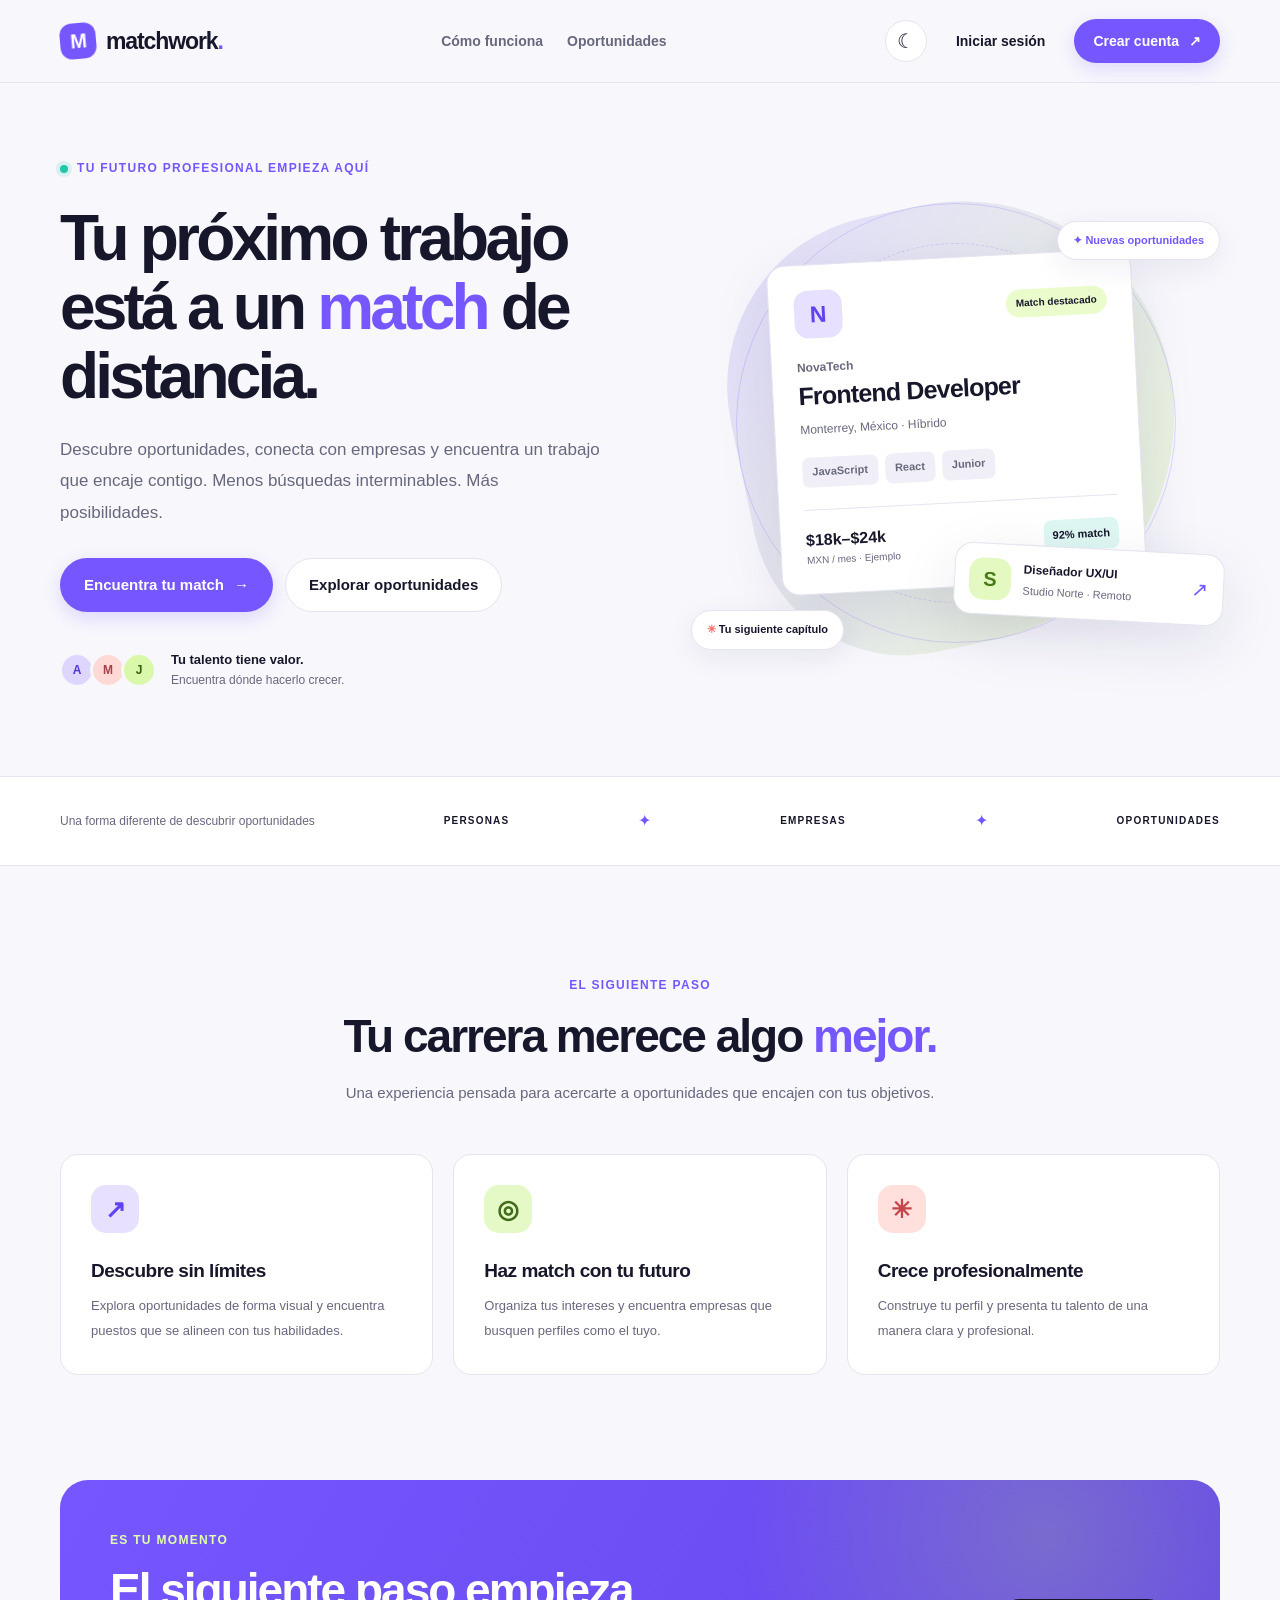
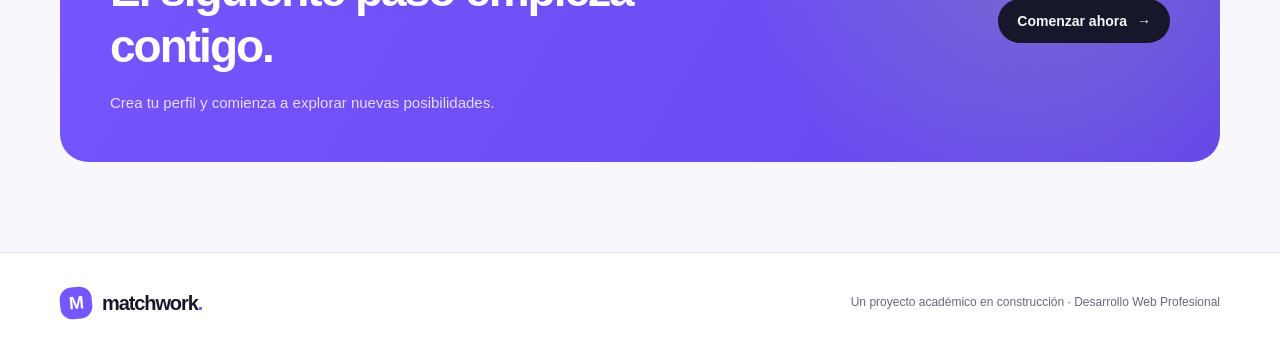
<file: index.html>
<!DOCTYPE html>
<html lang="es" data-theme="light">
<head>
  <meta charset="UTF-8">
  <meta name="viewport" content="width=device-width, initial-scale=1.0">
  <meta name="theme-color" content="#f7f7fc">
  <meta name="description" content="Descubre oportunidades laborales y encuentra tu próximo match profesional con Matchwork.">
  <title>Matchwork — Tu próximo match profesional</title>

  <script>
    (() => {
      const savedTheme = localStorage.getItem('matchwork-theme');
      const systemDark = window.matchMedia('(prefers-color-scheme: dark)').matches;
      const theme = savedTheme === 'dark' || savedTheme === 'light'
        ? savedTheme
        : (systemDark ? 'dark' : 'light');

      document.documentElement.dataset.theme = theme;
    })();
  </script>

  <link rel="stylesheet" href="css/styles.css">
  <script src="js/theme.js" defer></script>
</head>

<body>

  <header class="site-header">
    
    <nav class="navbar container" aria-label="Navegación principal">
      <a class="brand" href="index.html" aria-label="Matchwork, página principal">
        <span class="brand-mark" aria-hidden="true">M</span>
        <span>matchwork<span class="brand-dot">.</span></span>
      </a>

      <div class="nav-links">
        <a href="#como-funciona">Cómo funciona</a>
        <a href="#oportunidades">Oportunidades</a>
      </div>

      <div class="nav-actions">
        <button class="theme-toggle" id="themeToggle" type="button"
          aria-label="Cambiar tema" title="Cambiar tema">
          <span id="themeIcon" aria-hidden="true">☾</span>
        </button>
        <a class="button button-ghost nav-login" href="login.html">Iniciar sesión</a>
        <a class="button button-primary nav-register" href="register.html">Crear cuenta <span aria-hidden="true">↗</span></a>
      </div>

    </nav>

  </header>

  <main>
    <section class="hero container" id="como-funciona">
      <div class="hero-copy">
        <span class="eyebrow"><span class="status-dot"></span> Tu futuro profesional empieza aquí</span>

        <h1>Tu próximo trabajo está a un <span class="highlight">match</span> de distancia.</h1>

        <p class="hero-description">
          Descubre oportunidades, conecta con empresas y encuentra un trabajo
          que encaje contigo. Menos búsquedas interminables. Más posibilidades.
        </p>

        <div class="hero-actions">
          <a class="button button-primary button-large" href="register.html">
            Encuentra tu match <span aria-hidden="true">→</span>
          </a>
          <a class="button button-secondary button-large" href="#oportunidades">
            Explorar oportunidades
          </a>
        </div>

        <div class="hero-note">
          <span class="avatar-stack" aria-hidden="true">
            <span class="avatar avatar-purple">A</span>
            <span class="avatar avatar-coral">M</span>
            <span class="avatar avatar-green">J</span>
          </span>
          <p><strong>Tu talento tiene valor.</strong><br>Encuentra dónde hacerlo crecer.</p>
        </div>

      </div>

      <div class="hero-visual" aria-label="Vista previa de oportunidades laborales">
        <div class="visual-orbit orbit-one"></div>
        <div class="visual-orbit orbit-two"></div>
        <div class="floating-label floating-label-top">✦ Nuevas oportunidades</div>

        <article class="job-card featured-card">
          <div class="job-card-top">
            <div class="company-logo company-violet">N</div>
            <span class="job-badge">Match destacado</span>
          </div>

          <p class="company-name">NovaTech</p>
          <h2>Frontend Developer</h2>
          <p class="job-location">Monterrey, México · Híbrido</p>
          <div class="job-tags">
            <span>JavaScript</span>
            <span>React</span>
            <span>Junior</span>
          </div>

          <div class="job-card-footer">
            <div><strong>$18k–$24k</strong><span>MXN / mes · Ejemplo</span></div>
            <span class="match-score">92% match</span>
          </div>

        </article>

        <article class="job-card mini-card">
          <div class="company-logo company-green">S</div>
          <div>
            <strong>Diseñador UX/UI</strong>
            <p>Studio Norte · Remoto</p>
          </div>
          <span class="mini-arrow" aria-hidden="true">↗</span>
        </article>

        <div class="floating-label floating-label-bottom"><span aria-hidden="true">✳</span> Tu siguiente capítulo</div>
      </div>

    </section>

    <section class="trust-strip">

      <div class="container trust-content">
        <p>Una forma diferente de descubrir oportunidades</p>
        <span>PERSONAS</span>
        <span class="trust-separator">✦</span>
        <span>EMPRESAS</span>
        <span class="trust-separator">✦</span>
        <span>OPORTUNIDADES</span>
      </div>
      
    </section>

    <section class="features-section container" id="oportunidades">
      <div class="section-heading">
        <span class="eyebrow">EL SIGUIENTE PASO</span>
        <h2>Tu carrera merece algo <span class="highlight">mejor.</span></h2>
        <p>Una experiencia pensada para acercarte a oportunidades que encajen con tus objetivos.</p>
      </div>

      <div class="feature-grid">
        <article class="feature-card feature-card-purple">
          <span class="feature-icon" aria-hidden="true">↗</span>
          <h3>Descubre sin límites</h3>
          <p>Explora oportunidades de forma visual y encuentra puestos que se alineen con tus habilidades.</p>
        </article>

        <article class="feature-card feature-card-green">
          <span class="feature-icon" aria-hidden="true">◎</span>
          <h3>Haz match con tu futuro</h3>
          <p>Organiza tus intereses y encuentra empresas que busquen perfiles como el tuyo.</p>
        </article>

        <article class="feature-card feature-card-coral">
          <span class="feature-icon" aria-hidden="true">✳</span>
          <h3>Crece profesionalmente</h3>
          <p>Construye tu perfil y presenta tu talento de una manera clara y profesional.</p>
        </article>

      </div>

    </section>

    <section class="final-cta container">

      <div>
        <span class="eyebrow">ES TU MOMENTO</span>
        <h2>El siguiente paso empieza contigo.</h2>
        <p>Crea tu perfil y comienza a explorar nuevas posibilidades.</p>
      </div>

      <a class="button button-dark" href="register.html">Comenzar ahora <span aria-hidden="true">→</span></a>

    </section>

  </main>

  <footer class="site-footer">

    <div class="container footer-content">
      <a class="brand" href="index.html">
        <span class="brand-mark" aria-hidden="true">M</span>
        <span>matchwork<span class="brand-dot">.</span></span>
      </a>
      <p>Un proyecto académico en construcción · Desarrollo Web Profesional</p>
    </div>

  </footer>

</body>

</html>
</file>
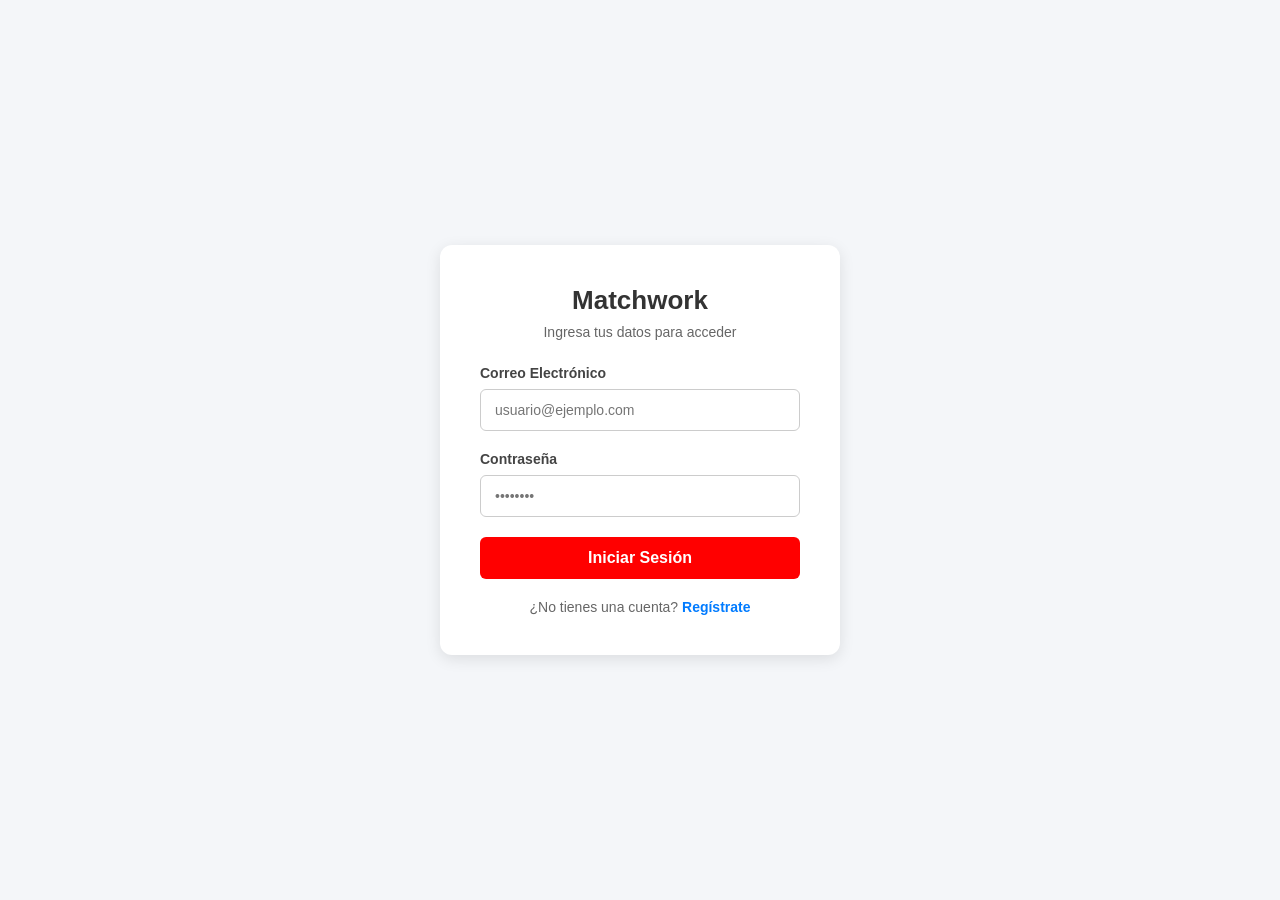
<file: inicio de sesion.html>
<!DOCTYPE html>
<html lang="es">
<head>
  <meta charset="UTF-8">
  <meta name="viewport" content="width=device-width, initial-scale=1.0">
  <title>Iniciar Sesión - Matchwork</title>
  <style>
    * {
      box-sizing: border-box;
      margin: 0;
      padding: 0;
      font-family: 'Segoe UI', Tahoma, Geneva, Verdana, sans-serif;
    }

    body {
      background-color: #f4f6f9;
      display: flex;
      justify-content: center;
      align-items: center;
      min-height: 100vh;
    }

    .login-container {
      background-color: #ffffff;
      padding: 40px;
      border-radius: 12px;
      box-shadow: 0 4px 15px rgba(0, 0, 0, 0.1);
      width: 100%;
      max-width: 400px;
    }

    .login-header {
      text-align: center;
      margin-bottom: 25px;
    }

    .login-header h2 {
      color: #333;
      font-size: 26px;
      margin-bottom: 8px;
    }

    .login-header p {
      color: #666;
      font-size: 14px;
    }

    .form-group {
      margin-bottom: 20px;
    }

    .form-group label {
      display: block;
      margin-bottom: 8px;
      color: #444;
      font-size: 14px;
      font-weight: 600;
    }

    .form-group input {
      width: 100%;
      padding: 12px 14px;
      border: 1px solid #ccc;
      border-radius: 6px;
      font-size: 14px;
      outline: none;
      transition: border-color 0.2s;
    }

    .form-group input:focus {
      border-color: #007bff;
    }

    .btn-submit {
      width: 100%;
      padding: 12px;
      background-color: #ff0000;
      color: white;
      border: none;
      border-radius: 6px;
      font-size: 16px;
      font-weight: bold;
      cursor: pointer;
      transition: background-color 0.2s;
    }

    .btn-submit:hover {
      background-color: #0056b3;
    }

    .alert {
      padding: 12px;
      border-radius: 6px;
      font-size: 14px;
      margin-bottom: 20px;
      display: none;
      text-align: center;
    }

    .alert-error {
      background-color: #f8d7da;
      color: #721c24;
      border: 1px solid #f5c6cb;
    }

    .alert-success {
      background-color: #d4edda;
      color: #155724;
      border: 1px solid #c3e6cb;
    }

    .login-footer {
      text-align: center;
      margin-top: 20px;
      font-size: 14px;
      color: #666;
    }

    .login-footer a {
      color: #007bff;
      text-decoration: none;
      font-weight: 600;
    }

    .login-footer a:hover {
      text-decoration: underline;
    }
  </style>
</head>
<body>

  <div class="login-container">
    <div class="login-header">
      <h2>Matchwork</h2>
      <p>Ingresa tus datos para acceder</p>
    </div>

    <!-- Cajas de alerta para la respuesta del Login -->
    <div id="alertBox" class="alert"></div>

    <form id="loginForm">
      <div class="form-group">
        <label for="email">Correo Electrónico</label>
        <input type="email" id="email" placeholder="usuario@ejemplo.com" required>
      </div>

      <div class="form-group">
        <label for="password">Contraseña</label>
        <input type="password" id="password" placeholder="••••••••" required>
      </div>

      <button type="submit" id="btnSubmit" class="btn-submit">Iniciar Sesión</button>
    </form>

    <div class="login-footer">
      <p>¿No tienes una cuenta? <a href="#">Regístrate</a></p>
    </div>
  </div>

  <script>
    const loginForm = document.getElementById('loginForm');
    const alertBox = document.getElementById('alertBox');
    const btnSubmit = document.getElementById('btnSubmit');

    loginForm.addEventListener('submit', function(event) {
      event.preventDefault(); // Evitar recargar la página

      const email = document.getElementById('email').value.trim();
      const password = document.getElementById('password').value.trim();

      // Ocultar alerta previa
      alertBox.style.display = 'none';

      // Validación simple
      if (email === '' || password === '') {
        showAlert('Por favor, completa todos los campos.', 'error');
        return;
      }

      if (password.length < 6) {
        showAlert('La contraseña debe tener al menos 6 caracteres.', 'error');
        return;
      }

      // Simulación de respuesta de backend
      btnSubmit.innerText = 'Cargando...';
      btnSubmit.disabled = true;

      setTimeout(() => {
        // Credenciales de prueba
        if (email === "usuario@ejemplo.com" && password === "123456") {
          showAlert('¡Inicio de sesión exitoso! Redirigiendo...', 'success');
          setTimeout(() => {
            alert("¡Bienvenido a Matchwork!");
            // Aquí puedes redirigir a la pantalla principal cuando la tengan creada:
            // window.location.href = 'dashboard.html';
          }, 1000);
        } else {
          showAlert('Correo o contraseña incorrectos.', 'error');
          btnSubmit.innerText = 'Iniciar Sesión';
          btnSubmit.disabled = false;
        }
      }, 1200);
    });

    function showAlert(message, type) {
      alertBox.innerText = message;
      alertBox.className = 'alert ' + (type === 'success' ? 'alert-success' : 'alert-error');
      alertBox.style.display = 'block';
    }
  </script>

</body>
</html>
</file>
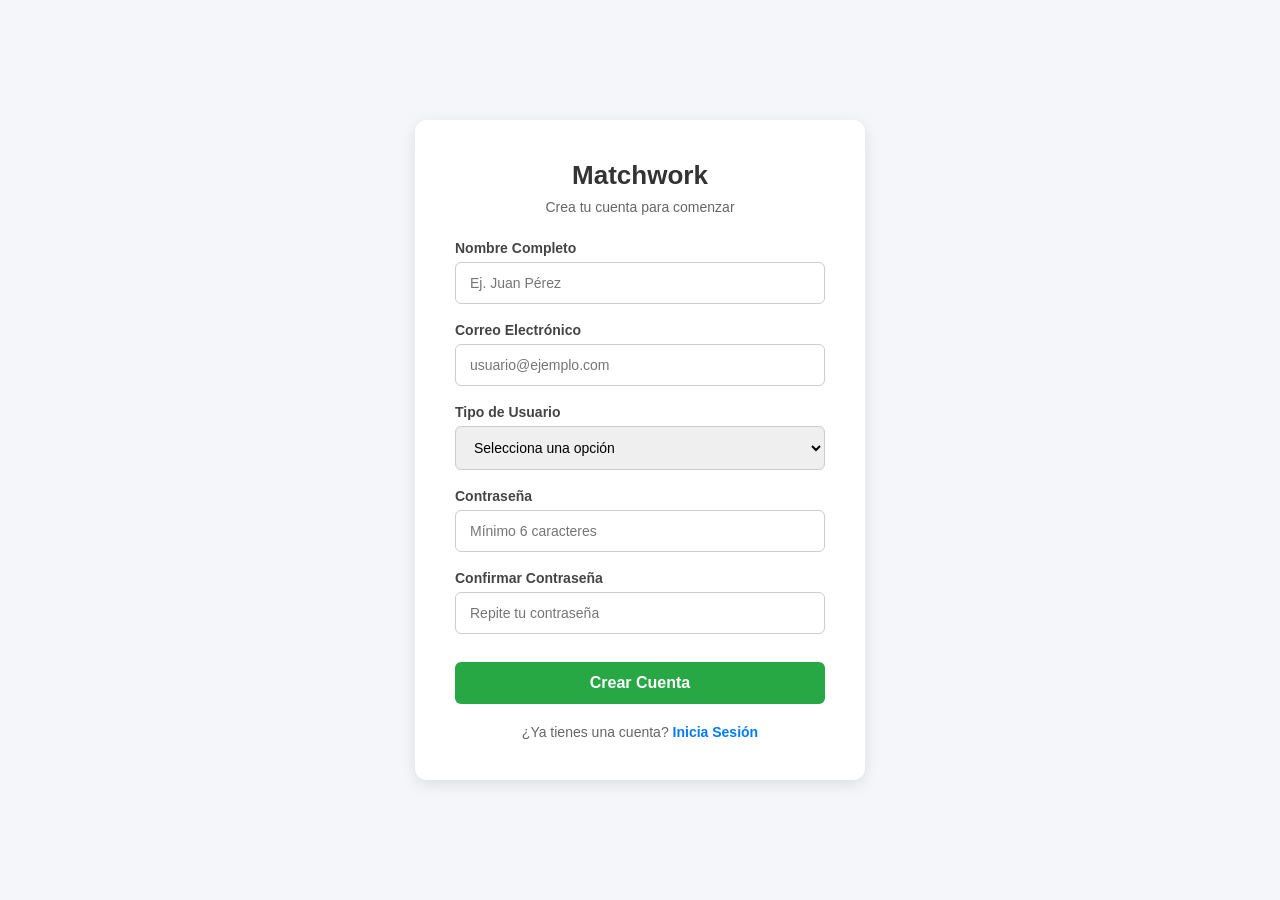
<file: registro.html>
<!DOCTYPE html>
<html lang="es">
<head>
  <meta charset="UTF-8">
  <meta name="viewport" content="width=device-width, initial-scale=1.0">
  <title>Registro - Matchwork</title>
  <style>
    * {
      box-sizing: border-box;
      margin: 0;
      padding: 0;
      font-family: 'Segoe UI', Tahoma, Geneva, Verdana, sans-serif;
    }

    body {
      background-color: #f4f6f9;
      display: flex;
      justify-content: center;
      align-items: center;
      min-height: 100vh;
      padding: 20px 0;
    }

    .register-container {
      background-color: #ffffff;
      padding: 40px;
      border-radius: 12px;
      box-shadow: 0 4px 15px rgba(0, 0, 0, 0.1);
      width: 100%;
      max-width: 450px;
    }

    .register-header {
      text-align: center;
      margin-bottom: 25px;
    }

    .register-header h2 {
      color: #333;
      font-size: 26px;
      margin-bottom: 8px;
    }

    .register-header p {
      color: #666;
      font-size: 14px;
    }

    .form-group {
      margin-bottom: 18px;
    }

    .form-group label {
      display: block;
      margin-bottom: 6px;
      color: #444;
      font-size: 14px;
      font-weight: 600;
    }

    .form-group input, .form-group select {
      width: 100%;
      padding: 12px 14px;
      border: 1px solid #ccc;
      border-radius: 6px;
      font-size: 14px;
      outline: none;
      transition: border-color 0.2s;
    }

    .form-group input:focus, .form-group select:focus {
      border-color: #007bff;
    }

    .btn-submit {
      width: 100%;
      padding: 12px;
      background-color: #28a745;
      color: white;
      border: none;
      border-radius: 6px;
      font-size: 16px;
      font-weight: bold;
      cursor: pointer;
      transition: background-color 0.2s;
      margin-top: 10px;
    }

    .btn-submit:hover {
      background-color: #218838;
    }

    .alert {
      padding: 12px;
      border-radius: 6px;
      font-size: 14px;
      margin-bottom: 20px;
      display: none;
      text-align: center;
    }

    .alert-error {
      background-color: #f8d7da;
      color: #721c24;
      border: 1px solid #f5c6cb;
    }

    .alert-success {
      background-color: #d4edda;
      color: #155724;
      border: 1px solid #c3e6cb;
    }

    .register-footer {
      text-align: center;
      margin-top: 20px;
      font-size: 14px;
      color: #666;
    }

    .register-footer a {
      color: #007bff;
      text-decoration: none;
      font-weight: 600;
    }

    .register-footer a:hover {
      text-decoration: underline;
    }
  </style>
</head>
<body>

  <div class="register-container">
    <div class="register-header">
      <h2>Matchwork</h2>
      <p>Crea tu cuenta para comenzar</p>
    </div>

    <!-- Alertas dinámicas -->
    <div id="alertBox" class="alert"></div>

    <form id="registerForm">
      <div class="form-group">
        <label for="fullName">Nombre Completo</label>
        <input type="text" id="fullName" placeholder="Ej. Juan Pérez" required>
      </div>

      <div class="form-group">
        <label for="email">Correo Electrónico</label>
        <input type="email" id="email" placeholder="usuario@ejemplo.com" required>
      </div>

      <div class="form-group">
        <label for="role">Tipo de Usuario</label>
        <select id="role" required>
          <option value="" disabled selected>Selecciona una opción</option>
          <option value="busco_empleo">Busco Empleo (Candidato)</option>
          <option value="ofrezco_empleo">Ofrezco Empleo (Empresa/Reclutador)</option>
        </select>
      </div>

      <div class="form-group">
        <label for="password">Contraseña</label>
        <input type="password" id="password" placeholder="Mínimo 6 caracteres" required>
      </div>

      <div class="form-group">
        <label for="confirmPassword">Confirmar Contraseña</label>
        <input type="password" id="confirmPassword" placeholder="Repite tu contraseña" required>
      </div>

      <button type="submit" id="btnSubmit" class="btn-submit">Crear Cuenta</button>
    </form>

    <div class="register-footer">
      <p>¿Ya tienes una cuenta? <a href="inicio de sesion.html">Inicia Sesión</a></p>
    </div>
  </div>

  <script>
    const registerForm = document.getElementById('registerForm');
    const alertBox = document.getElementById('alertBox');
    const btnSubmit = document.getElementById('btnSubmit');

    registerForm.addEventListener('submit', function(e) {
      e.preventDefault();

      const fullName = document.getElementById('fullName').value.trim();
      const email = document.getElementById('email').value.trim();
      const role = document.getElementById('role').value;
      const password = document.getElementById('password').value.trim();
      const confirmPassword = document.getElementById('confirmPassword').value.trim();

      alertBox.style.display = 'none';

      // Validaciones básicas
      if (!fullName || !email || !role || !password || !confirmPassword) {
        showAlert('Por favor, llena todos los campos.', 'error');
        return;
      }

      if (password.length < 6) {
        showAlert('La contraseña debe tener al menos 6 caracteres.', 'error');
        return;
      }

      if (password !== confirmPassword) {
        showAlert('Las contraseñas no coinciden.', 'error');
        return;
      }

      // Simulación de creación de cuenta
      btnSubmit.innerText = 'Registrando...';
      btnSubmit.disabled = true;

      setTimeout(() => {
        showAlert('¡Cuenta creada con éxito! Redirigiendo al inicio de sesión...', 'success');
        
        setTimeout(() => {
          window.location.href = 'inicio de sesion.html';
        }, 1500);
      }, 1000);
    });

    function showAlert(message, type) {
      alertBox.innerText = message;
      alertBox.className = 'alert ' + (type === 'success' ? 'alert-success' : 'alert-error');
      alertBox.style.display = 'block';
    }
  </script>

</body>
</html>
</file>
<file: css/styles.css>
/* =========================================
   MATCHWORK — SISTEMA VISUAL
   ========================================= */

/* 1. Colores y variables globales */

:root {
  color-scheme: light;

  --color-primary: #7657ff;
  --color-primary-hover: #6241ef;
  --color-accent: #b8f34a;
  --color-coral: #ff6b6b;
  --color-mint: #21c7a8;

  --color-background: #f7f7fc;
  --color-surface: #ffffff;
  --color-surface-secondary: #f0eff8;

  --color-text: #17172b;
  --color-text-secondary: #68687d;
  --color-border: #e5e4ef;

  --color-header: rgb(247 247 252 / 88%);
  --color-primary-text: #ffffff;
  --color-dark-button: #17172b;

  --shadow-card: 0 20px 60px rgb(37 26 85 / 10%);
  --shadow-soft: 0 8px 30px rgb(37 26 85 / 7%);

  --radius-sm: 10px;
  --radius-md: 18px;
  --radius-lg: 28px;
  --radius-pill: 999px;

  --container-width: 1160px;
  --transition-fast: 180ms ease;
  --transition-normal: 260ms ease;
}

:root[data-theme="dark"] {
  color-scheme: dark;

  --color-background: #11111f;
  --color-surface: #1c1b2d;
  --color-surface-secondary: #26243b;

  --color-text: #f7f5ff;
  --color-text-secondary: #b7b4cb;
  --color-border: #37344c;

  --color-header: rgb(17 17 31 / 88%);
  --color-primary-text: #ffffff;
  --color-dark-button: #f7f5ff;

  --shadow-card: 0 20px 60px rgb(0 0 0 / 25%);
  --shadow-soft: 0 8px 30px rgb(0 0 0 / 18%);
}

/* 2. Base */

* {
  box-sizing: border-box;
}

html {
  scroll-behavior: smooth;
  scroll-padding-top: 90px;
}

body {
  margin: 0;
  background: var(--color-background);
  color: var(--color-text);
  font-family: Inter, "Segoe UI", Tahoma, sans-serif;
  line-height: 1.6;
  transition:
    background-color var(--transition-normal),
    color var(--transition-normal);
}

body,
button,
a {
  -webkit-tap-highlight-color: transparent;
}

button,
input,
select,
textarea {
  font: inherit;
}

a {
  color: inherit;
  text-decoration: none;
}

button {
  color: inherit;
}

button:focus-visible,
a:focus-visible {
  outline: 3px solid var(--color-primary);
  outline-offset: 4px;
}

::selection {
  color: #ffffff;
  background: var(--color-primary);
}

.container {
  width: min(var(--container-width), calc(100% - 48px));
  margin-inline: auto;
}

/* 3. Encabezado y navegación */

.site-header {
  position: sticky;
  z-index: 10;
  top: 0;
  background: var(--color-header);
  border-bottom: 1px solid var(--color-border);
  backdrop-filter: blur(18px);
  -webkit-backdrop-filter: blur(18px);
}

.navbar {
  min-height: 82px;
  display: flex;
  align-items: center;
  justify-content: space-between;
  gap: 24px;
}

.brand {
  display: inline-flex;
  align-items: center;
  gap: 10px;
  font-size: 23px;
  font-weight: 800;
  letter-spacing: -1.1px;
  white-space: nowrap;
}

.brand-mark {
  display: grid;
  width: 36px;
  height: 36px;
  place-items: center;
  border-radius: 12px;
  background: var(--color-primary);
  color: #ffffff;
  font-size: 20px;
  font-weight: 900;
  transform: rotate(-5deg);
}

.brand-dot {
  color: var(--color-primary);
}

.nav-links,
.nav-actions {
  display: flex;
  align-items: center;
  gap: 24px;
}

.nav-links a {
  color: var(--color-text-secondary);
  font-size: 14px;
  font-weight: 600;
  transition: color var(--transition-fast);
}

.nav-links a:hover {
  color: var(--color-primary);
}

.nav-actions {
  gap: 10px;
}

.nav-login {
  padding-inline: 14px;
}

.theme-toggle {
  display: grid;
  width: 42px;
  height: 42px;
  flex-shrink: 0;
  place-items: center;
  border: 1px solid var(--color-border);
  border-radius: 50%;
  background: var(--color-surface);
  color: var(--color-text);
  cursor: pointer;
  font-size: 20px;
  transition:
    background var(--transition-fast),
    transform var(--transition-fast);
}

.theme-toggle:hover {
  transform: rotate(-8deg);
  background: var(--color-surface-secondary);
}

/* 4. Botones */

.button {
  display: inline-flex;
  min-height: 44px;
  align-items: center;
  justify-content: center;
  gap: 10px;
  padding: 10px 18px;
  border: 1px solid transparent;
  border-radius: var(--radius-pill);
  cursor: pointer;
  font-size: 14px;
  font-weight: 700;
  text-align: center;
  transition:
    transform var(--transition-fast),
    background-color var(--transition-fast),
    border-color var(--transition-fast),
    box-shadow var(--transition-fast);
}

.button:hover {
  transform: translateY(-2px);
}

.button-primary {
  background: var(--color-primary);
  color: #ffffff;
  box-shadow: 0 6px 18px rgb(118 87 255 / 20%);
}

.button-primary:hover {
  background: var(--color-primary-hover);
  box-shadow: 0 10px 24px rgb(118 87 255 / 25%);
}

.button-ghost {
  background: transparent;
  color: var(--color-text);
}

.button-ghost:hover {
  background: var(--color-surface-secondary);
}

.button-secondary {
  border-color: var(--color-border);
  background: var(--color-surface);
  color: var(--color-text);
}

.button-secondary:hover {
  border-color: var(--color-primary);
}

.button-large {
  min-height: 52px;
  padding: 14px 23px;
  font-size: 15px;
}

.button-dark {
  background: var(--color-dark-button);
  color: var(--color-background);
}

.button-dark:hover {
  opacity: 0.88;
}

/* 5. Portada principal */

.hero {
  display: grid;
  min-height: 650px;
  grid-template-columns: 1.05fr 0.95fr;
  align-items: center;
  gap: 50px;
  padding-block: 72px 86px;
}

.hero-copy {
  position: relative;
  z-index: 1;
}

.eyebrow {
  display: inline-flex;
  align-items: center;
  gap: 9px;
  color: var(--color-primary);
  font-size: 12px;
  font-weight: 800;
  letter-spacing: 1.3px;
  text-transform: uppercase;
}

.status-dot {
  width: 8px;
  height: 8px;
  border-radius: 50%;
  background: var(--color-mint);
  box-shadow: 0 0 0 4px rgb(33 199 168 / 14%);
}

.hero h1 {
  max-width: 650px;
  margin: 23px 0;
  font-size: clamp(42px, 5vw, 68px);
  font-weight: 850;
  letter-spacing: -3.8px;
  line-height: 1.08;
}

.highlight {
  color: var(--color-primary);
}

.hero-description {
  max-width: 540px;
  margin: 0;
  color: var(--color-text-secondary);
  font-size: 17px;
  line-height: 1.85;
}

.hero-actions {
  display: flex;
  flex-wrap: wrap;
  gap: 12px;
  margin-top: 30px;
}

.hero-note {
  display: flex;
  align-items: center;
  gap: 14px;
  margin-top: 38px;
}

.hero-note p {
  margin: 0;
  color: var(--color-text-secondary);
  font-size: 12px;
  line-height: 1.6;
}

.hero-note strong {
  color: var(--color-text);
  font-size: 13px;
}

.avatar-stack {
  display: flex;
  padding-left: 4px;
}

.avatar {
  display: grid;
  width: 36px;
  height: 36px;
  margin-left: -5px;
  place-items: center;
  border: 3px solid var(--color-background);
  border-radius: 50%;
  font-size: 12px;
  font-weight: 800;
}

.avatar-purple {
  background: #ded6ff;
  color: #5337d6;
}

.avatar-coral {
  background: #ffd9d6;
  color: #a63f46;
}

.avatar-green {
  background: #d9f8a9;
  color: #365e12;
}

/* 6. Tarjetas de muestra */

.hero-visual {
  position: relative;
  display: flex;
  min-height: 490px;
  align-items: center;
  justify-content: center;
  isolation: isolate;
}

.hero-visual::before {
  position: absolute;
  z-index: -2;
  width: min(440px, 100%);
  aspect-ratio: 1;
  border-radius: 45% 55% 60% 40%;
  background: linear-gradient(
    135deg,
    rgb(118 87 255 / 17%),
    rgb(184 243 74 / 20%)
  );
  content: "";
  transform: rotate(-12deg);
}

.visual-orbit {
  position: absolute;
  z-index: -1;
  border: 1px solid rgb(118 87 255 / 20%);
  border-radius: 50%;
  pointer-events: none;
}

.orbit-one {
  width: 440px;
  height: 440px;
}

.orbit-two {
  width: 360px;
  height: 360px;
  border-style: dashed;
}

.job-card {
  border: 1px solid var(--color-border);
  border-radius: var(--radius-md);
  background: var(--color-surface);
  box-shadow: var(--shadow-card);
}

.featured-card {
  position: relative;
  z-index: 2;
  width: min(365px, 86%);
  padding: 25px;
  transform: rotate(-3deg);
  transition: transform var(--transition-normal);
}

.featured-card:hover {
  transform: rotate(0deg) translateY(-4px);
}

.job-card-top,
.job-card-footer {
  display: flex;
  align-items: center;
  justify-content: space-between;
  gap: 12px;
}

.company-logo {
  display: grid;
  width: 48px;
  height: 48px;
  flex-shrink: 0;
  place-items: center;
  border-radius: 14px;
  font-size: 23px;
  font-weight: 900;
}

.company-violet {
  background: #e7e0ff;
  color: #6241ef;
}

.company-green {
  background: #e3f9c1;
  color: #477b17;
}

.job-badge {
  padding: 6px 10px;
  border-radius: var(--radius-pill);
  background: rgb(184 243 74 / 28%);
  color: var(--color-text);
  font-size: 10px;
  font-weight: 800;
}

.company-name {
  margin: 20px 0 2px;
  color: var(--color-text-secondary);
  font-size: 12px;
  font-weight: 600;
}

.featured-card h2 {
  margin: 0;
  font-size: 25px;
  letter-spacing: -0.8px;
  line-height: 1.35;
}

.job-location {
  margin: 7px 0 18px;
  color: var(--color-text-secondary);
  font-size: 12px;
}

.job-tags {
  display: flex;
  flex-wrap: wrap;
  gap: 7px;
  padding-bottom: 22px;
  border-bottom: 1px solid var(--color-border);
}

.job-tags span {
  padding: 6px 10px;
  border-radius: 7px;
  background: var(--color-surface-secondary);
  color: var(--color-text-secondary);
  font-size: 11px;
  font-weight: 600;
}

.job-card-footer {
  margin-top: 17px;
}

.job-card-footer div {
  display: flex;
  flex-direction: column;
}

.job-card-footer strong {
  font-size: 16px;
}

.job-card-footer div span {
  color: var(--color-text-secondary);
  font-size: 10px;
}

.match-score {
  padding: 7px 9px;
  border-radius: 8px;
  background: rgb(33 199 168 / 15%);
  color: var(--color-text);
  font-size: 11px;
  font-weight: 800;
}

.mini-card {
  position: absolute;
  z-index: 3;
  right: -4px;
  bottom: 48px;
  display: flex;
  width: 270px;
  align-items: center;
  gap: 12px;
  padding: 14px;
  transform: rotate(3deg);
  transition: transform var(--transition-normal);
}

.mini-card:hover {
  transform: rotate(0deg) translateY(-4px);
}

.mini-card .company-logo {
  width: 42px;
  height: 42px;
  font-size: 20px;
}

.mini-card strong {
  display: block;
  font-size: 12px;
}

.mini-card p {
  margin: 3px 0 0;
  color: var(--color-text-secondary);
  font-size: 11px;
}

.mini-arrow {
  margin-left: auto;
  color: var(--color-primary);
  font-size: 20px;
}

.floating-label {
  position: absolute;
  z-index: 4;
  padding: 10px 15px;
  border: 1px solid var(--color-border);
  border-radius: var(--radius-pill);
  background: var(--color-surface);
  box-shadow: var(--shadow-soft);
  font-size: 11px;
  font-weight: 700;
}

.floating-label-top {
  top: 43px;
  right: 0;
  color: var(--color-primary);
}

.floating-label-bottom {
  bottom: 18px;
  left: -2px;
  color: var(--color-text);
}

.floating-label-bottom span {
  color: var(--color-coral);
}

/* 7. Franja informativa */

.trust-strip {
  border-block: 1px solid var(--color-border);
  background: var(--color-surface);
}

.trust-content {
  display: flex;
  min-height: 88px;
  flex-wrap: wrap;
  align-items: center;
  justify-content: space-between;
  gap: 14px;
}

.trust-content p {
  margin: 0;
  color: var(--color-text-secondary);
  font-size: 12px;
}

.trust-content > span:not(.trust-separator) {
  font-size: 10px;
  font-weight: 800;
  letter-spacing: 1.2px;
}

.trust-separator {
  color: var(--color-primary);
}

/* 8. Sección de beneficios */

.features-section {
  padding-block: 105px;
}

.section-heading {
  max-width: 650px;
  margin: 0 auto 48px;
  text-align: center;
}

.section-heading h2,
.final-cta h2 {
  margin: 12px 0;
  font-size: clamp(30px, 4vw, 46px);
  font-weight: 850;
  letter-spacing: -2px;
  line-height: 1.2;
}

.section-heading > p,
.final-cta p {
  color: var(--color-text-secondary);
  font-size: 15px;
  line-height: 1.8;
}

.feature-grid {
  display: grid;
  grid-template-columns: repeat(3, minmax(0, 1fr));
  gap: 20px;
}

.feature-card {
  padding: 30px;
  border: 1px solid var(--color-border);
  border-radius: var(--radius-md);
  background: var(--color-surface);
  transition:
    transform var(--transition-normal),
    box-shadow var(--transition-normal),
    border-color var(--transition-normal);
}

.feature-card:hover {
  transform: translateY(-6px);
  box-shadow: var(--shadow-soft);
}

.feature-icon {
  display: grid;
  width: 48px;
  height: 48px;
  place-items: center;
  border-radius: 15px;
  font-size: 25px;
  font-weight: 800;
}

.feature-card-purple .feature-icon {
  background: #e7e0ff;
  color: #6241ef;
}

.feature-card-green .feature-icon {
  background: #e5f9c7;
  color: #416b19;
}

.feature-card-coral .feature-icon {
  background: #ffe0dd;
  color: #c3444b;
}

.feature-card h3 {
  margin: 23px 0 8px;
  font-size: 19px;
  letter-spacing: -0.5px;
}

.feature-card p {
  margin: 0;
  color: var(--color-text-secondary);
  font-size: 13px;
  line-height: 1.9;
}

/* 9. Llamada a la acción */

.final-cta {
  display: flex;
  align-items: center;
  justify-content: space-between;
  gap: 28px;
  margin-bottom: 90px;
  padding: 46px 50px;
  border-radius: var(--radius-lg);
  background:
    radial-gradient(circle at 85% 20%, rgb(184 243 74 / 20%), transparent 30%),
    linear-gradient(120deg, #7657ff, #6545eb);
  color: #ffffff;
}

.final-cta .eyebrow {
  color: #e1ffac;
}

.final-cta h2 {
  max-width: 600px;
  margin-bottom: 8px;
}

.final-cta p {
  margin-bottom: 0;
  color: rgb(255 255 255 / 80%);
}

.final-cta .button {
  flex-shrink: 0;
}

/* 10. Pie de página */

.site-footer {
  border-top: 1px solid var(--color-border);
  background: var(--color-surface);
}

.footer-content {
  display: flex;
  min-height: 100px;
  flex-wrap: wrap;
  align-items: center;
  justify-content: space-between;
  gap: 20px;
}

.footer-content .brand {
  font-size: 20px;
}

.footer-content .brand-mark {
  width: 32px;
  height: 32px;
  font-size: 18px;
}

.footer-content p {
  margin: 0;
  color: var(--color-text-secondary);
  font-size: 12px;
}

/* 11. Adaptación a pantallas pequeñas */

@media (max-width: 980px) {
  .navbar {
    gap: 14px;
  }

  .nav-links {
    gap: 14px;
  }

  .nav-links a {
    font-size: 12px;
  }

  .hero {
    grid-template-columns: 1fr 0.9fr;
    gap: 24px;
  }

  .hero h1 {
    font-size: clamp(40px, 5vw, 55px);
    letter-spacing: -2.5px;
  }

  .mini-card {
    right: -10px;
  }

  .feature-card {
    padding: 24px;
  }
}

@media (max-width: 760px) {
  .container {
    width: min(100% - 32px, var(--container-width));
  }

  .navbar {
    min-height: 72px;
    flex-wrap: wrap;
    padding-block: 12px;
  }

  .brand {
    font-size: 21px;
  }

  .nav-links {
    display: none;
  }

  .nav-actions {
    gap: 7px;
  }

  .nav-login {
    display: none;
  }

  .nav-register {
    min-height: 40px;
    padding: 9px 13px;
    font-size: 12px;
  }

  .theme-toggle {
    width: 40px;
    height: 40px;
  }

  .hero {
    grid-template-columns: 1fr;
    gap: 25px;
    padding-block: 58px 48px;
  }

  .hero h1 {
    max-width: 600px;
    font-size: clamp(42px, 10vw, 62px);
    letter-spacing: -2.5px;
  }

  .hero-description {
    font-size: 15px;
  }

  .hero-visual {
    min-height: 440px;
  }

  .orbit-one {
    width: 350px;
    height: 350px;
  }

  .orbit-two {
    width: 290px;
    height: 290px;
  }

  .featured-card {
    width: min(340px, 84%);
  }

  .floating-label-top {
    top: 20px;
    right: 0;
  }

  .mini-card {
    right: 0;
    bottom: 30px;
    width: min(260px, 78%);
  }

  .floating-label-bottom {
    bottom: 5px;
    left: 0;
  }

  .trust-content {
    justify-content: center;
    padding-block: 22px;
    text-align: center;
  }

  .trust-content p {
    width: 100%;
  }

  .trust-content > span:not(.trust-separator) {
    font-size: 9px;
  }

  .features-section {
    padding-block: 75px;
  }

  .section-heading {
    margin-bottom: 32px;
  }

  .feature-grid {
    grid-template-columns: 1fr;
    gap: 14px;
  }

  .feature-card {
    padding: 24px;
  }

  .final-cta {
    align-items: flex-start;
    flex-direction: column;
    margin-bottom: 60px;
    padding: 30px 24px;
  }

  .final-cta h2 {
    font-size: 34px;
  }

  .footer-content {
    justify-content: center;
    padding-block: 24px;
    text-align: center;
  }
}

@media (max-width: 380px) {
  .nav-register {
    padding-inline: 10px;
    font-size: 11px;
  }

  .hero-actions {
    align-items: stretch;
    flex-direction: column;
  }

  .hero-actions .button {
    width: 100%;
  }

  .featured-card {
    padding: 20px;
  }

  .featured-card h2 {
    font-size: 22px;
  }

  .job-card-footer {
    align-items: flex-start;
    flex-direction: column;
  }

  .hero-visual {
    min-height: 410px;
  }
}

/* 12. Preferencias de movimiento */

@media (prefers-reduced-motion: reduce) {
  *,
  *::before,
  *::after {
    scroll-behavior: auto !important;
    animation-duration: 0.01ms !important;
    animation-iteration-count: 1 !important;
    transition-duration: 0.01ms !important;
  }
}
</file>
